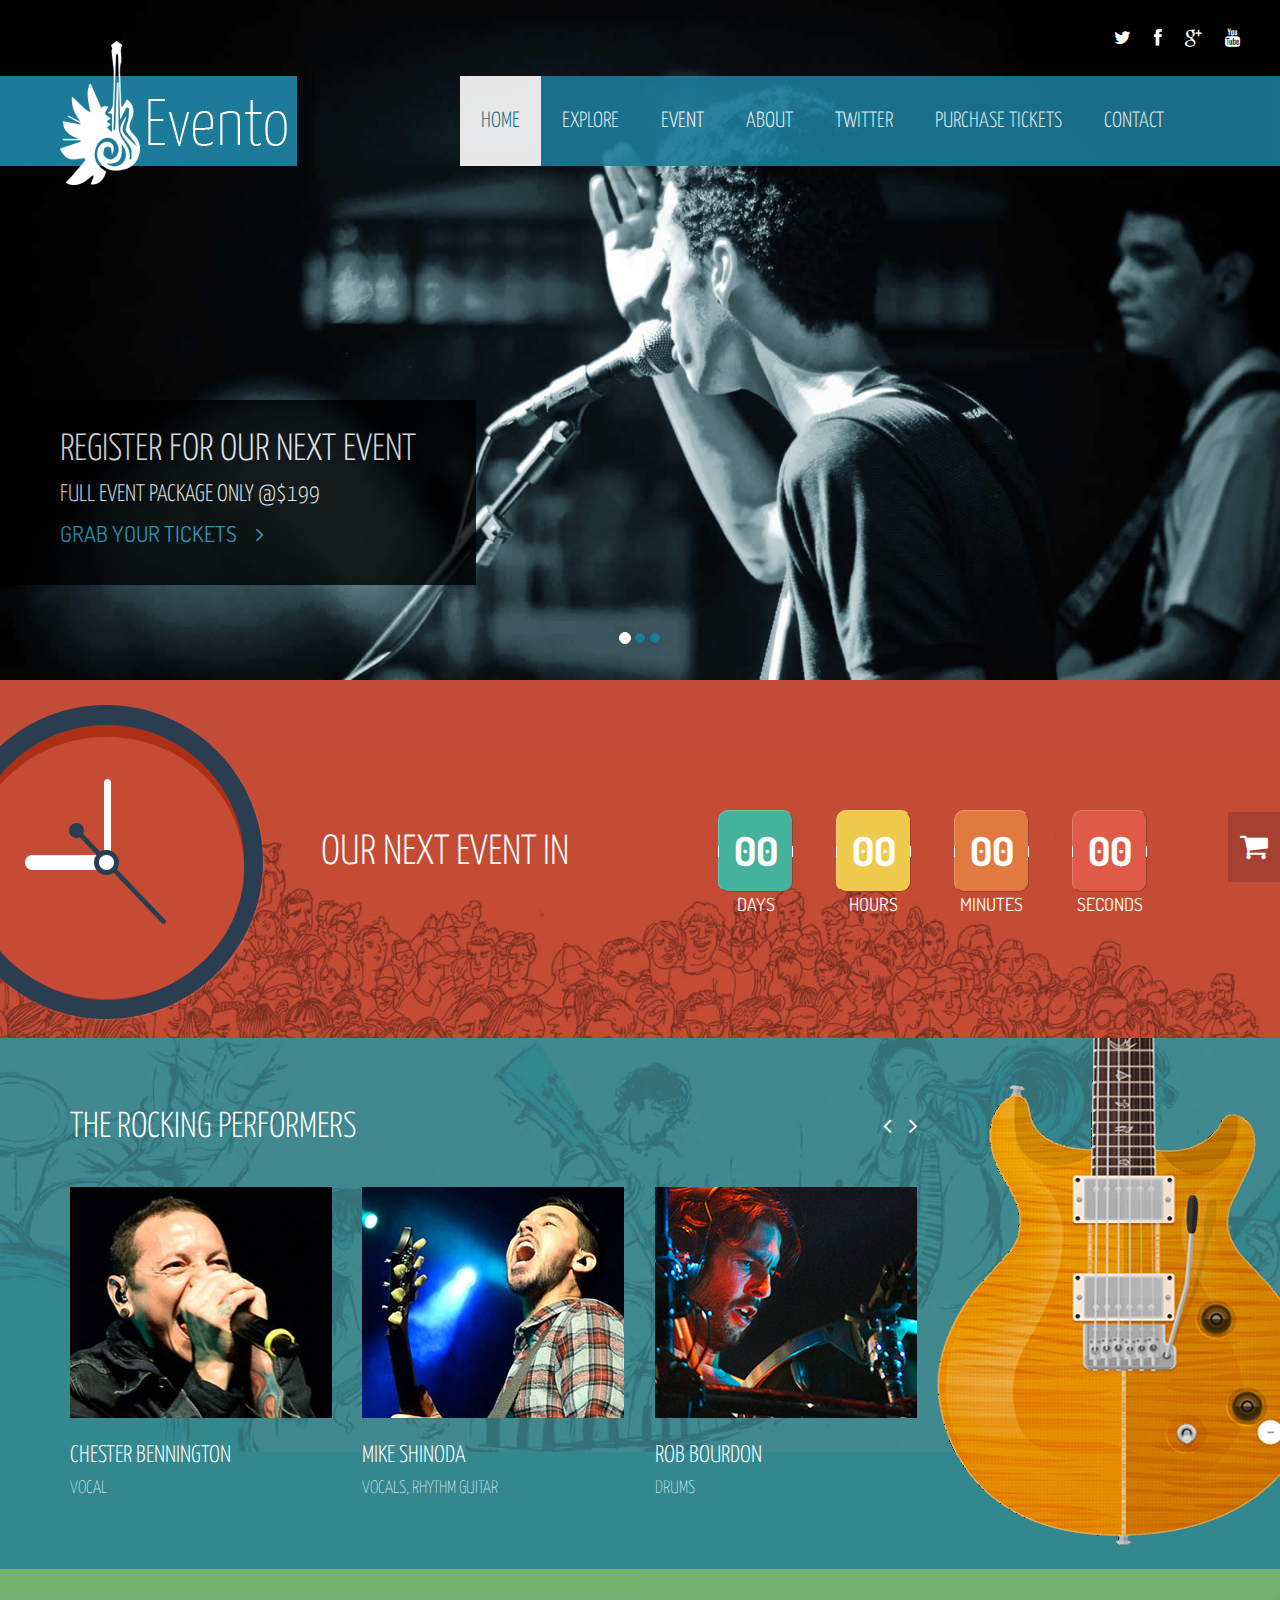
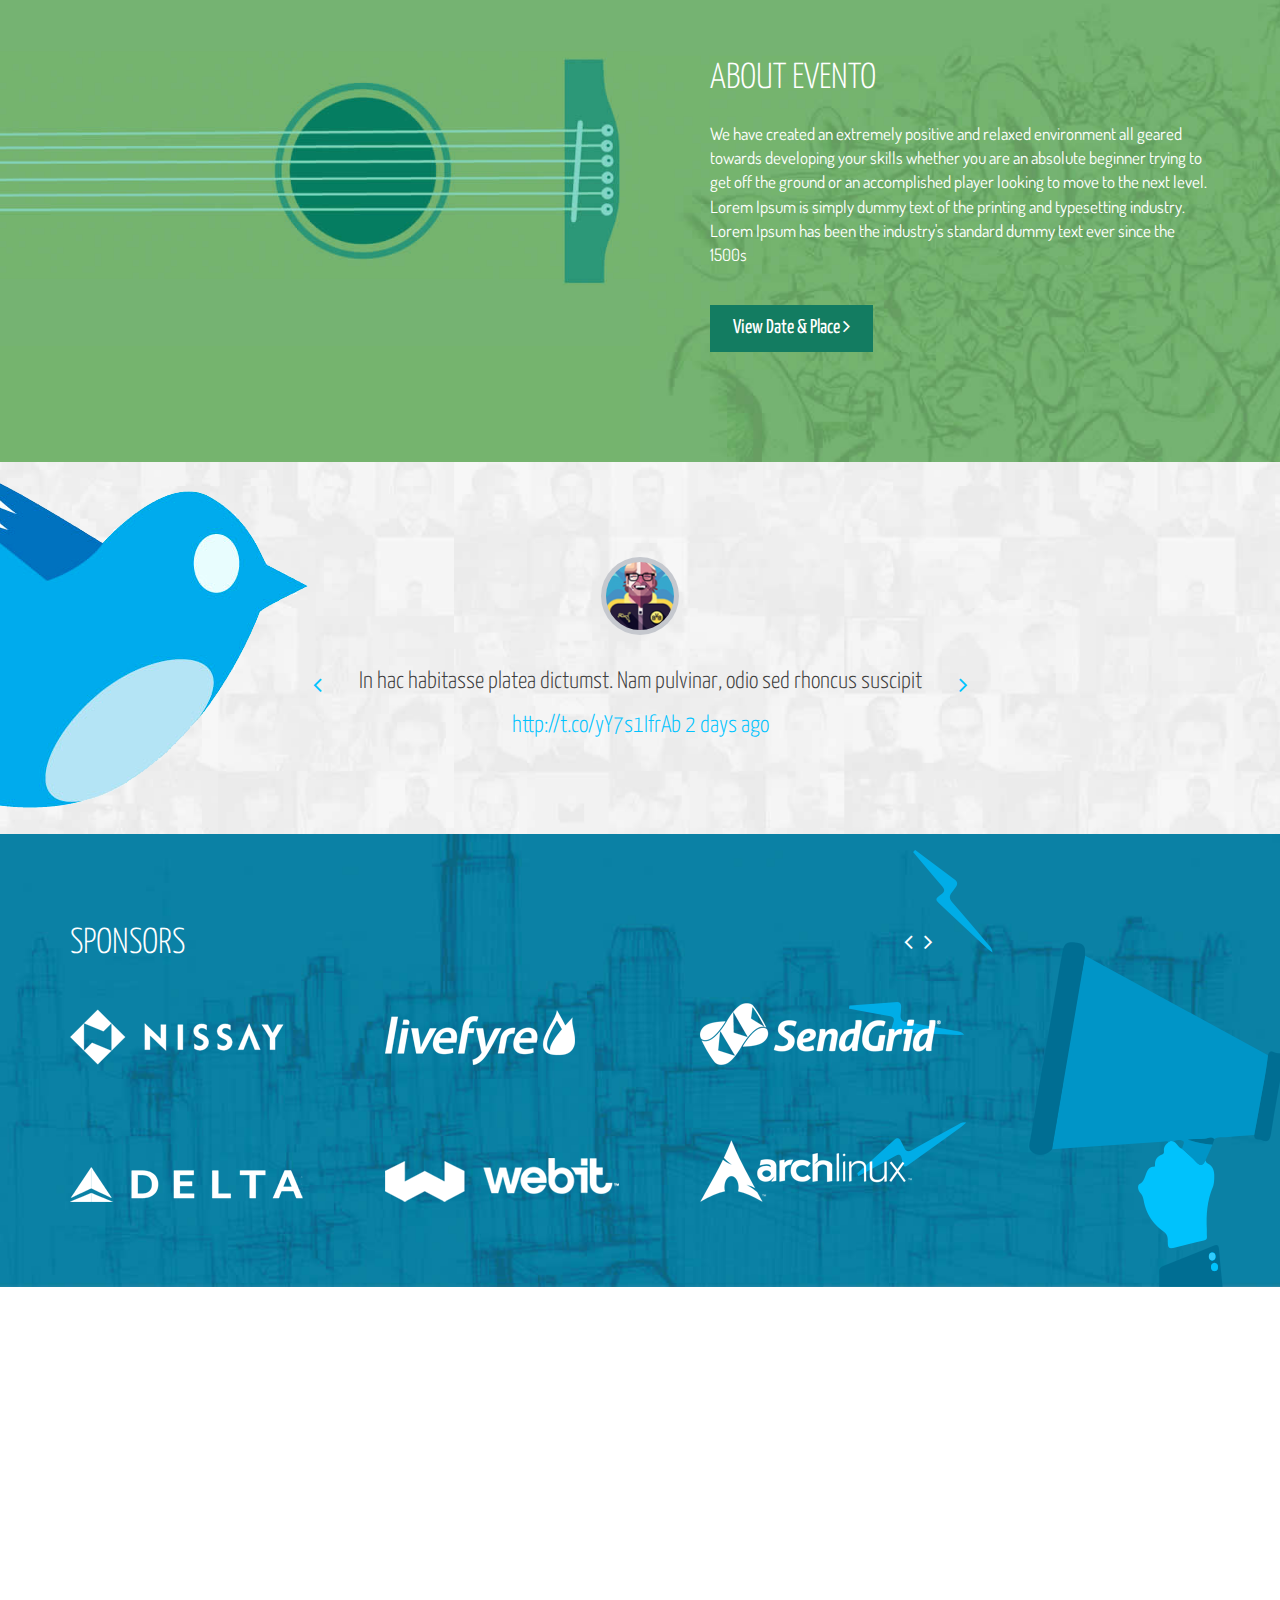
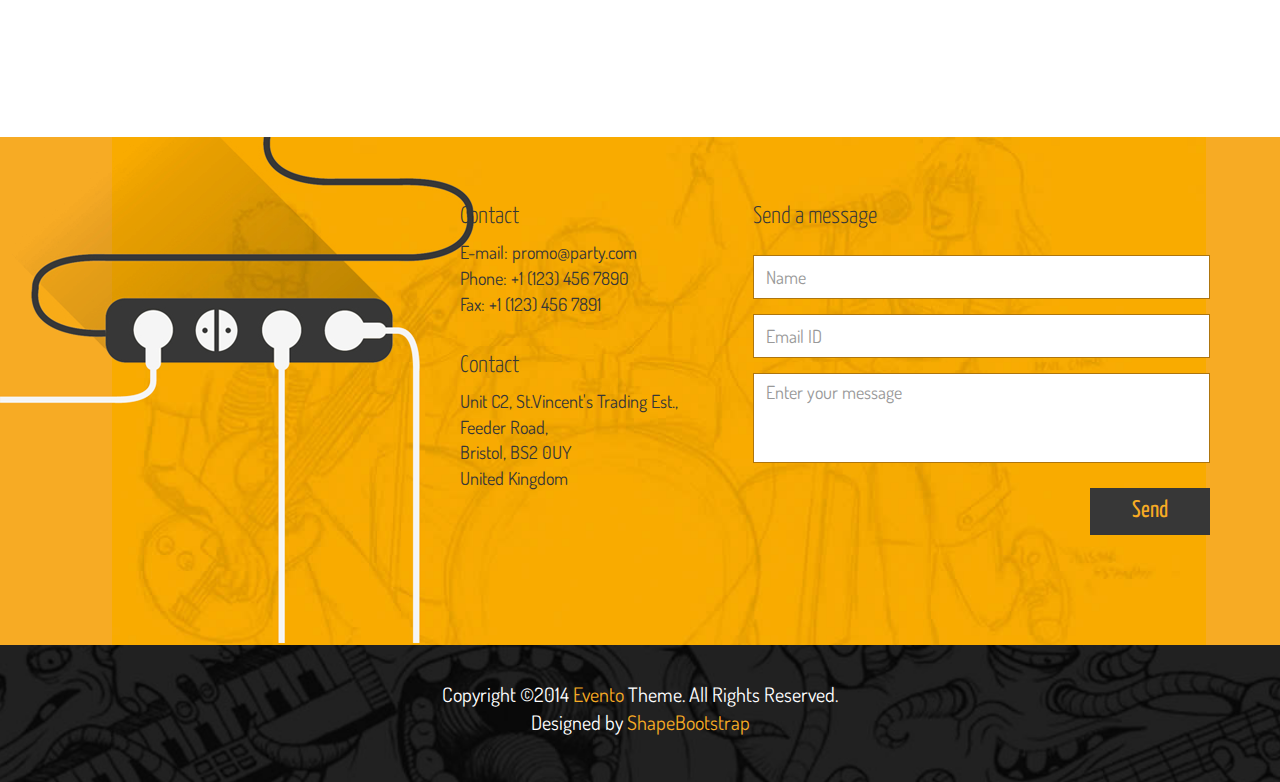
<file: GitGud/src/GitGud/wwwroot/lib/Evento/index.html>
<!DOCTYPE html>
<html lang="en">
<head>
    <meta charset="utf-8">
    <meta name="viewport" content="width=device-width, initial-scale=1.0">
    <meta name="description" content="">
    <meta name="author" content="">
    <title>Evento | Free Onepage Event Template | ShapeBootstrap</title>
    <link href="css/bootstrap.min.css" rel="stylesheet">
    <link href="css/font-awesome.min.css" rel="stylesheet">
	<link href="css/main.css" rel="stylesheet">
	<link href="css/animate.css" rel="stylesheet">	
	<link href="css/responsive.css" rel="stylesheet">

    <!--[if lt IE 9]>
	    <script src="js/html5shiv.js"></script>
	    <script src="js/respond.min.js"></script>
    <![endif]-->       
    <link rel="shortcut icon" href="images/ico/favicon.ico">
    <link rel="apple-touch-icon-precomposed" sizes="144x144" href="images/ico/apple-touch-icon-144-precomposed.png">
    <link rel="apple-touch-icon-precomposed" sizes="114x114" href="images/ico/apple-touch-icon-114-precomposed.png">
    <link rel="apple-touch-icon-precomposed" sizes="72x72" href="images/ico/apple-touch-icon-72-precomposed.png">
    <link rel="apple-touch-icon-precomposed" href="images/ico/apple-touch-icon-57-precomposed.png">
</head><!--/head-->

<body>
	<header id="header" role="banner">		
		<div class="main-nav">
			<div class="container">
				<div class="header-top">
					<div class="pull-right social-icons">
						<a href="#"><i class="fa fa-twitter"></i></a>
						<a href="#"><i class="fa fa-facebook"></i></a>
						<a href="#"><i class="fa fa-google-plus"></i></a>
						<a href="#"><i class="fa fa-youtube"></i></a>
					</div>
				</div>     
		        <div class="row">	        		
		            <div class="navbar-header">
		                <button type="button" class="navbar-toggle" data-toggle="collapse" data-target=".navbar-collapse">
		                    <span class="sr-only">Toggle navigation</span>
		                    <span class="icon-bar"></span>
		                    <span class="icon-bar"></span>
		                    <span class="icon-bar"></span>
		                </button>
		                <a class="navbar-brand" href="index.html">
		                	<img class="img-responsive" src="images/logo.png" alt="logo">
		                </a>                    
		            </div>
		            <div class="collapse navbar-collapse">
		                <ul class="nav navbar-nav navbar-right">                 
		                    <li class="scroll active"><a href="#home">Home</a></li>
		                    <li class="scroll"><a href="#explore">Explore</a></li>                         
		                    <li class="scroll"><a href="#event">Event</a></li>
		                    <li class="scroll"><a href="#about">About</a></li>                     
		                    <li class="no-scroll"><a href="#twitter">Twitter</a></li>
		                    <li><a class="no-scroll" href="#" target="_blank">PURCHASE TICKETS</a></li>
		                    <li class="scroll"><a href="#contact">Contact</a></li>       
		                </ul>
		            </div>
		        </div>
	        </div>
        </div>                    
    </header>
    <!--/#header--> 

    <section id="home">	
		<div id="main-slider" class="carousel slide" data-ride="carousel">
			<ol class="carousel-indicators">
				<li data-target="#main-slider" data-slide-to="0" class="active"></li>
				<li data-target="#main-slider" data-slide-to="1"></li>
				<li data-target="#main-slider" data-slide-to="2"></li>
			</ol>
			<div class="carousel-inner">
				<div class="item active">
					<img class="img-responsive" src="images/slider/bg1.jpg" alt="slider">						
					<div class="carousel-caption">
						<h2>register for our next event </h2>
						<h4>full event package only @$199</h4>
						<a href="#contact">GRAB YOUR TICKETS <i class="fa fa-angle-right"></i></a>
					</div>
				</div>
				<div class="item">
					<img class="img-responsive" src="images/slider/bg2.jpg" alt="slider">	
					<div class="carousel-caption">
						<h2>register for our next event </h2>
						<h4>full event package only @$199</h4>
						<a href="#contact">GRAB YOUR TICKETS <i class="fa fa-angle-right"></i></a>
					</div>
				</div>
				<div class="item">
					<img class="img-responsive" src="images/slider/bg3.jpg" alt="slider">	
					<div class="carousel-caption">
						<h2>register for our next event </h2>
						<h4>full event package only @$199</h4>
						<a href="#contact" >GRAB YOUR TICKETS <i class="fa fa-angle-right"></i></a>
					</div>
				</div>				
			</div>
		</div>    	
    </section>
	<!--/#home-->

	<section id="explore">
		<div class="container">
			<div class="row">
				<div class="watch">
					<img class="img-responsive" src="images/watch.png" alt="">
				</div>				
				<div class="col-md-4 col-md-offset-2 col-sm-5">
					<h2>our next event in</h2>
				</div>				
				<div class="col-sm-7 col-md-6">					
					<ul id="countdown">
						<li>					
							<span class="days time-font">00</span>
							<p>days </p>
						</li>
						<li>
							<span class="hours time-font">00</span>
							<p class="">hours </p>
						</li>
						<li>
							<span class="minutes time-font">00</span>
							<p class="">minutes</p>
						</li>
						<li>
							<span class="seconds time-font">00</span>
							<p class="">seconds</p>
						</li>				
					</ul>
				</div>
			</div>
			<div class="cart">
				<a href="#"><i class="fa fa-shopping-cart"></i> <span>Purchase Tickets</span></a>
			</div>
		</div>
	</section><!--/#explore-->

	<section id="event">
		<div class="container">
			<div class="row">
				<div class="col-sm-12 col-md-9">
					<div id="event-carousel" class="carousel slide" data-interval="false">
						<h2 class="heading">THE ROCKING Performers</h2>
						<a class="even-control-left" href="#event-carousel" data-slide="prev"><i class="fa fa-angle-left"></i></a>
						<a class="even-control-right" href="#event-carousel" data-slide="next"><i class="fa fa-angle-right"></i></a>
						<div class="carousel-inner">
							<div class="item active">
								<div class="row">
									<div class="col-sm-4">
										<div class="single-event">
											<img class="img-responsive" src="images/event/event1.jpg" alt="event-image">
											<h4>Chester Bennington</h4>
											<h5>Vocal</h5>
										</div>
									</div>
									<div class="col-sm-4">
										<div class="single-event">
											<img class="img-responsive" src="images/event/event2.jpg" alt="event-image">
											<h4>Mike Shinoda</h4>
											<h5>vocals, rhythm guitar</h5>
										</div>
									</div>
									<div class="col-sm-4">
										<div class="single-event">
											<img class="img-responsive" src="images/event/event3.jpg" alt="event-image">
											<h4>Rob Bourdon</h4>
											<h5>drums</h5>
										</div>
									</div>
								</div>
							</div>
							<div class="item">
								<div class="row">
									<div class="col-sm-4">
										<div class="single-event">
											<img class="img-responsive" src="images/event/event1.jpg" alt="event-image">
											<h4>Chester Bennington</h4>
											<h5>Vocal</h5>
										</div>
									</div>
									<div class="col-sm-4">
										<div class="single-event">
											<img class="img-responsive" src="images/event/event2.jpg" alt="event-image">
											<h4>Mike Shinoda</h4>
											<h5>vocals, rhythm guitar</h5>
										</div>
									</div>
									<div class="col-sm-4">
										<div class="single-event">
											<img class="img-responsive" src="images/event/event3.jpg" alt="event-image">
											<h4>Rob Bourdon</h4>
											<h5>drums</h5>
										</div>
									</div>
								</div>
							</div>
						</div>
					</div>
				</div>
				<div class="guitar">
					<img class="img-responsive" src="images/guitar.png" alt="guitar">
				</div>
			</div>			
		</div>
	</section><!--/#event-->

	<section id="about">
		<div class="guitar2">				
			<img class="img-responsive" src="images/guitar2.jpg" alt="guitar">
		</div>
		<div class="about-content">					
					<h2>About Evento</h2>
					<p>We have created an extremely positive and relaxed environment all geared towards developing your skills whether you are an absolute beginner trying to get off the ground or an accomplished player looking to move to the next level. Lorem Ipsum is simply dummy text of the printing and typesetting industry. Lorem Ipsum has been the industry's standard dummy text ever since the 1500s</p>
					<a href="#" class="btn btn-primary">View Date & Place <i class="fa fa-angle-right"></i></a>
				
		</div>
	</section><!--/#about-->
	
	<section id="twitter">
		<div id="twitter-feed" class="carousel slide" data-interval="false">
			<div class="twit">
				<img class="img-responsive" src="images/twit.png" alt="twit">
			</div>
			<div class="row">
				<div class="col-sm-6 col-sm-offset-3">
					<div class="text-center carousel-inner center-block">
						<div class="item active">
							<img src="images/twitter/twitter1.png" alt="">
							<p>In hac habitasse platea dictumst. Nam pulvinar, odio sed rhoncus suscipit </p>
							<a href="#">http://t.co/yY7s1IfrAb 2 days ago</a>
						</div>
						<div class="item">
							<img src="images/twitter/twitter2.png" alt="">
							<p>In hac habitasse platea dictumst. Nam pulvinar, odio sed rhoncus suscipit </p>
							<a href="#">http://t.co/yY7s1IfrAb 2 days ago</a>
						</div>
						<div class="item">
							<img src="images/twitter/twitter3.png" alt="">
							<p>In hac habitasse platea dictumst. Nam pulvinar, odio sed rhoncus suscipit </p>
							<a href="#">http://t.co/yY7s1IfrAb 2 days ago</a>
						</div>
					</div>
					<a class="twitter-control-left" href="#twitter-feed" data-slide="prev"><i class="fa fa-angle-left"></i></a>
					<a class="twitter-control-right" href="#twitter-feed" data-slide="next"><i class="fa fa-angle-right"></i></a>
				</div>
			</div>
		</div>		
	</section><!--/#twitter-feed-->
	
	<section id="sponsor">
		<div id="sponsor-carousel" class="carousel slide" data-interval="false">
			<div class="container">
				<div class="row">
					<div class="col-sm-10">
						<h2>Sponsors</h2>			
						<a class="sponsor-control-left" href="#sponsor-carousel" data-slide="prev"><i class="fa fa-angle-left"></i></a>
						<a class="sponsor-control-right" href="#sponsor-carousel" data-slide="next"><i class="fa fa-angle-right"></i></a>
						<div class="carousel-inner">
							<div class="item active">
								<ul>
									<li><a href="#"><img class="img-responsive" src="images/sponsor/sponsor1.png" alt=""></a></li>
									<li><a href="#"><img class="img-responsive" src="images/sponsor/sponsor2.png" alt=""></a></li>
									<li><a href="#"><img class="img-responsive" src="images/sponsor/sponsor3.png" alt=""></a></li>
									<li><a href="#"><img class="img-responsive" src="images/sponsor/sponsor4.png" alt=""></a></li>
									<li><a href="#"><img class="img-responsive" src="images/sponsor/sponsor5.png" alt=""></a></li>
									<li><a href="#"><img class="img-responsive" src="images/sponsor/sponsor6.png" alt=""></a></li>
								</ul>
							</div>
							<div class="item">
								<ul>
									<li><a href="#"><img class="img-responsive" src="images/sponsor/sponsor6.png" alt=""></a></li>
									<li><a href="#"><img class="img-responsive" src="images/sponsor/sponsor5.png" alt=""></a></li>
									<li><a href="#"><img class="img-responsive" src="images/sponsor/sponsor4.png" alt=""></a></li>
									<li><a href="#"><img class="img-responsive" src="images/sponsor/sponsor3.png" alt=""></a></li>
									<li><a href="#"><img class="img-responsive" src="images/sponsor/sponsor2.png" alt=""></a></li>
									<li><a href="#"><img class="img-responsive" src="images/sponsor/sponsor1.png" alt=""></a></li>
								</ul>
							</div>
						</div>
					</div>
				</div>				
			</div>
			<div class="light">
				<img class="img-responsive" src="images/light.png" alt="">
			</div>
		</div>
	</section><!--/#sponsor-->

	<section id="contact">
		<div id="map">
			<div id="gmap-wrap">
	 			<div id="gmap"> 				
	 			</div>	 			
	    	</div>
		</div><!--/#map-->
		<div class="contact-section">
			<div class="ear-piece">
				<img class="img-responsive" src="images/ear-piece.png" alt="">
			</div>
			<div class="container">
				<div class="row">
					<div class="col-sm-3 col-sm-offset-4">
						<div class="contact-text">
							<h3>Contact</h3>
							<address>
								E-mail: promo@party.com<br>
								Phone: +1 (123) 456 7890<br>
								Fax: +1 (123) 456 7891
							</address>
						</div>
						<div class="contact-address">
							<h3>Contact</h3>
							<address>
								Unit C2, St.Vincent's Trading Est.,<br>
								Feeder Road,<br>
								Bristol, BS2 0UY<br>
								United Kingdom
							</address>
						</div>
					</div>
					<div class="col-sm-5">
						<div id="contact-section">
							<h3>Send a message</h3>
					    	<div class="status alert alert-success" style="display: none"></div>
					    	<form id="main-contact-form" class="contact-form" name="contact-form" method="post" action="sendemail.php">
					            <div class="form-group">
					                <input type="text" name="name" class="form-control" required="required" placeholder="Name">
					            </div>
					            <div class="form-group">
					                <input type="email" name="email" class="form-control" required="required" placeholder="Email ID">
					            </div>
					            <div class="form-group">
					                <textarea name="message" id="message" required="required" class="form-control" rows="4" placeholder="Enter your message"></textarea>
					            </div>                        
					            <div class="form-group">
					                <button type="submit" class="btn btn-primary pull-right">Send</button>
					            </div>
					        </form>	       
					    </div>
					</div>
				</div>
			</div>
		</div>		
	</section>
    <!--/#contact-->

    <footer id="footer">
        <div class="container">
            <div class="text-center">
                <p> Copyright  &copy;2014<a target="_blank" href="http://shapebootstrap.net/"> Evento </a>Theme. All Rights Reserved. <br> Designed by <a target="_blank" href="http://shapebootstrap.net/">ShapeBootstrap</a></p>                
            </div>
        </div>
    </footer>
    <!--/#footer-->
  
    <script type="text/javascript" src="js/jquery.js"></script>
    <script type="text/javascript" src="js/bootstrap.min.js"></script>
	<script type="text/javascript" src="http://maps.google.com/maps/api/js?sensor=true"></script>
  	<script type="text/javascript" src="js/gmaps.js"></script>
	<script type="text/javascript" src="js/smoothscroll.js"></script>
    <script type="text/javascript" src="js/jquery.parallax.js"></script>
    <script type="text/javascript" src="js/coundown-timer.js"></script>
    <script type="text/javascript" src="js/jquery.scrollTo.js"></script>
    <script type="text/javascript" src="js/jquery.nav.js"></script>
    <script type="text/javascript" src="js/main.js"></script>  
</body>
</html>
</file>
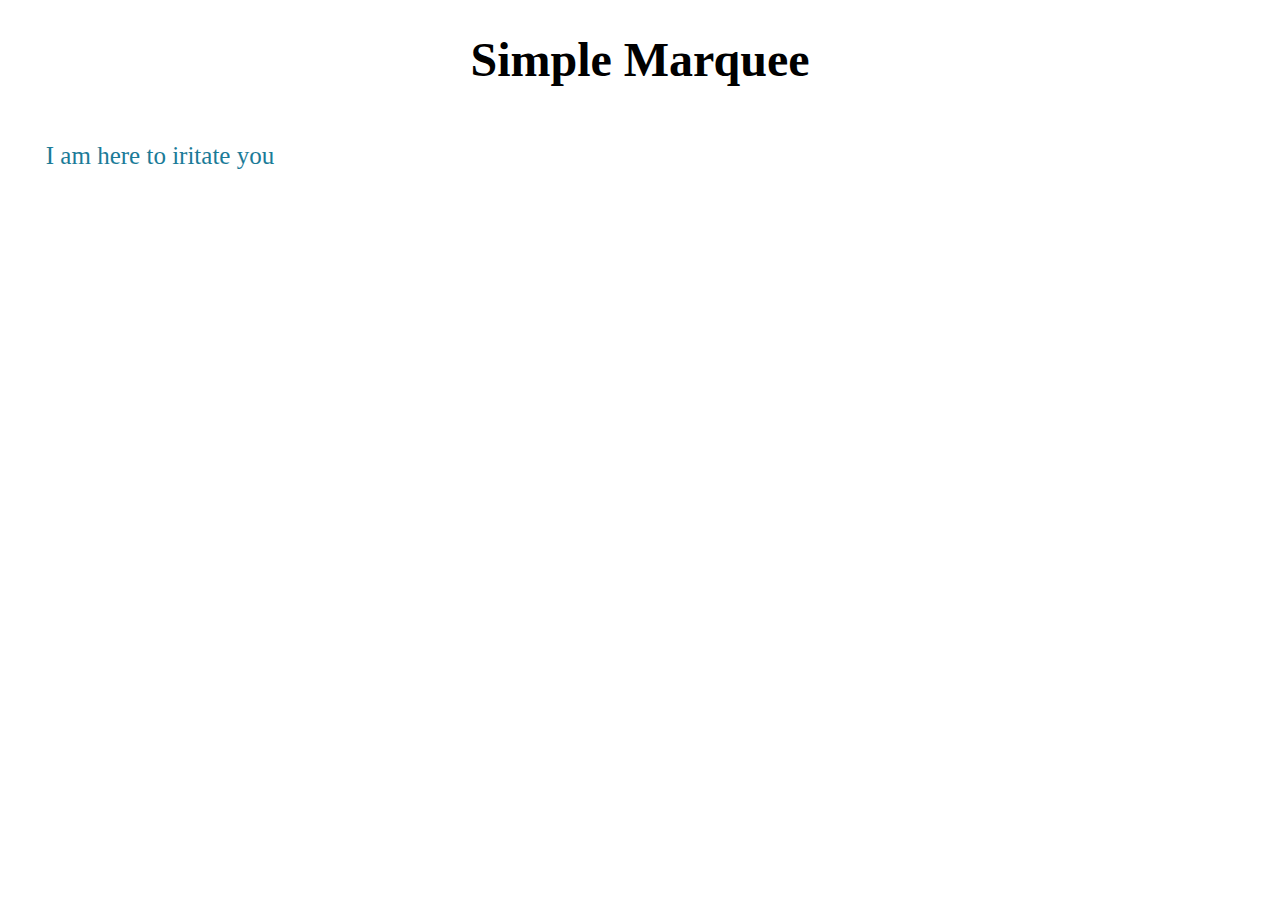
<file: GitGud/src/GitGud/wwwroot/example.htm>
<!DOCTYPE html>
<html>
	<head>
		<title>Simple Marquee Example</title>
		<link rel="stylesheet" href="css/marquee.css" />
		<link rel="stylesheet" href="css/example.css" />
	</head>
	<body>
		<h1>Simple Marquee</h1>
		<div class="content">
			<div class="simple-marquee-container">
				<div class="marquee-sibling">
					I am here to iritate you
				</div>
				<div class="marquee">
					<ul class="marquee-content-items">
						<li>Item 1</li>
						<li>Item 2</li>
						<li>Item 3</li>
						<li>Item 4</li>
						<li>Item 5</li>
					</ul>
				</div>
			</div>
		</div>
		
		
		<script src="http://ajax.googleapis.com/ajax/libs/jquery/2.1.3/jquery.min.js"></script>
		<script type="text/javascript" src="js/marquee.js"></script>


		<script>
			$(function (){

				$('.simple-marquee-container').SimpleMarquee();
				
			});

		</script>
	</body>
</html>
</file>
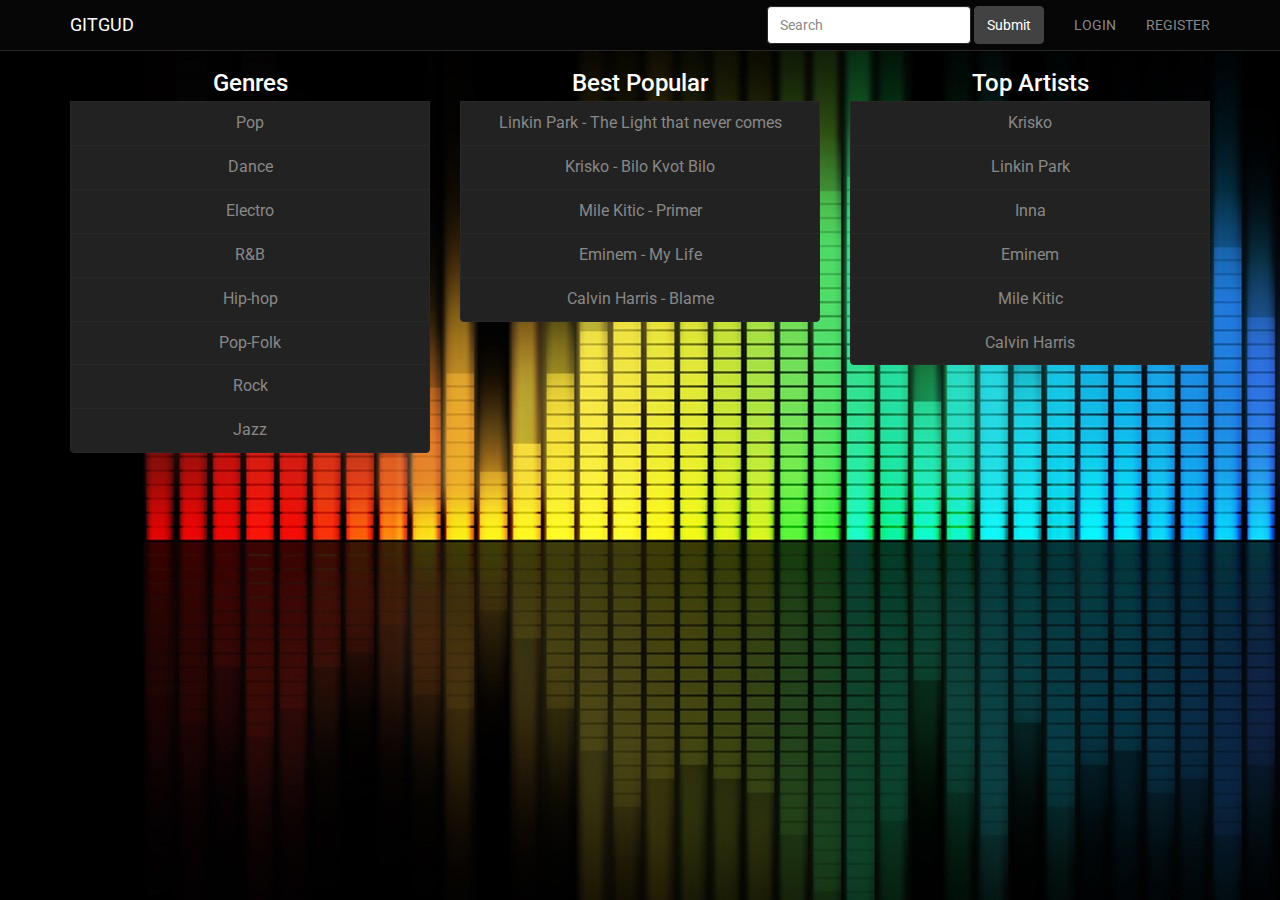
<file: GitGud/src/GitGud/wwwroot/lukoindex.html>
<!DOCTYPE html>
<html>
<head>

    <title>Lukoindex</title>
    <meta charset="utf-8" />
    <link rel="stylesheet" href="lib/bootstrap/dist/css/bootstrap.css" />
    <link rel="stylesheet" href="lib/bootswatch/cyborg/bootstrap.css" />
    <link rel="stylesheet" href="css/background.css" />
    <script type="text/javascript" src="lib/jquery/dist/jquery.min.js"></script>
    <script type="text/javascript" src="lib/bootstrap/dist/js/bootstrap.min.js"></script>

</head>
<body  style="padding-top: 70px" background="images/equalizer.jpg">
<header>
    <div class="navbar navbar-default navbar-fixed-top text-uppercase">
        <div class="container">
            <div class="navbar-header">
                <a href="Lukoindex.html" class="navbar-brand">GitGud</a>
                <button type="button" class="navbar-toggle" data-toggle="collapse" data-target=".navbar-collapse">
                    <span class="icon-bar"></span>
                    <span class="icon-bar"></span>
                    <span class="icon-bar"></span>
                </button>
            </div>
            <div class="navbar-collapse collapse">
                <ul class="nav navbar-nav navbar-right">
                    <li><a href="#">Login</a></li>
                    <li><a href="#">Register</a></li>
                </ul>
                <form class="navbar-form navbar-right" role="search">
                    <div class="form-group">
                        <input type="text" class="form-control" placeholder="Search">
                    </div>
                    <button type="submit" class="btn btn-default">Submit</button>
                </form>
            </div>
        </div>
    </div>
</header>
<main>
    <div class="container">
        <div class="row">
            <div class="col-md-4">
                <div class="list-group text-center" style="font-size: medium">
                    <h4 class="list-group-item-heading text-center">Genres</h4>
                    <a href="#" class="list-group-item">Pop</a>
                    <a href="#" class="list-group-item">Dance</a>
                    <a href="#" class="list-group-item">Electro</a>
                    <a href="#" class="list-group-item">R&B</a>
                    <a href="#" class="list-group-item">Hip-hop</a>
                    <a href="#" class="list-group-item">Pop-Folk</a>
                    <a href="#" class="list-group-item">Rock</a>
                    <a href="#" class="list-group-item">Jazz</a>
                </div>
            </div>
            <div class="col-md-4">
                <div class="list-group text-center" style="font-size: medium">
                    <h4 class="list-group-item-heading text-center">Best Popular</h4>
                    <a href="#" class="list-group-item">Linkin Park - The Light that never comes</a>
                    <a href="#" class="list-group-item">Krisko - Bilo Kvot Bilo</a>
                    <a href="#" class="list-group-item">Mile Kitic - Primer</a>
                    <a href="#" class="list-group-item">Eminem - My Life</a>
                    <a href="#" class="list-group-item">Calvin Harris - Blame</a>

                </div>

            </div>
            <div class="col-md-4">
                <div class="list-group text-center" style="font-size: medium">
                    <h4 class="list-group-item-heading text-center">Top Artists</h4>
                    <a href="#" class="list-group-item">Krisko</a>
                    <a href="#" class="list-group-item">Linkin Park</a>
                    <a href="#" class="list-group-item">Inna</a>
                    <a href="#" class="list-group-item">Eminem</a>
                    <a href="#" class="list-group-item">Mile Kitic</a>
                    <a href="#" class="list-group-item">Calvin Harris</a>
                </div>
            </div>
        </div>
    </div>
</main>
</body>
</html>
</file>
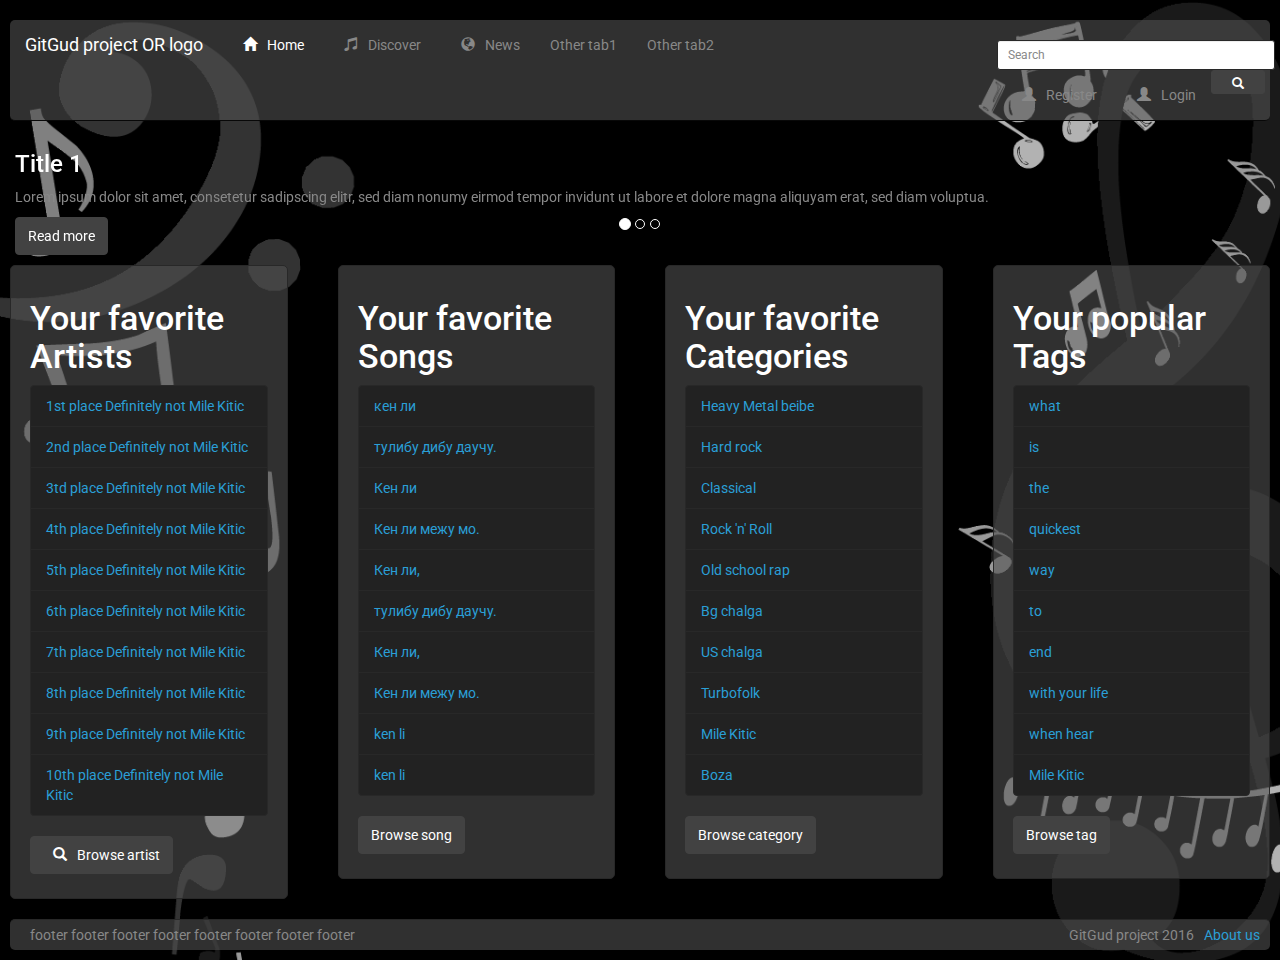
<file: GitGud/src/GitGud/wwwroot/maria-site-index.html>
<!DOCTYPE html>
<html>
<head>
    <title>Breh</title>
    <meta charset="utf-8" />
    <link rel="stylesheet" href="lib/bootstrap/dist/css/bootstrap.css" />
    <link rel="stylesheet" href="lib/bootswatch/cyborg/bootstrap.css" />
	<link rel="stylesheet" href="css/mariastyle.css" />
</head>
<body>
    <nav class="navbar navbar-inverse navbar-static-top">
		<div class="navbar-header">
			<button type="button" class="navbar-toggle" data-toggle="collapse" data-target=".navbar-collapse">
				<span class="sr-only">Toggle navigation</span>
				<span class="icon-bar"></span>
				<span class="icon-bar"></span>
				<span class="icon-bar"></span>
			</button>
			<a class="navbar-brand" href="maria-site-index.html">GitGud project OR logo</a>
		</div>
		<div class="collapse navbar-collapse">
			<ul class="nav navbar-nav">
				<li class="active"><a href="maria-site-index.html"><span class="glyphicon glyphicon-home"></span>Home</a></li>
				<li><a href="#"><span class="glyphicon glyphicon-music"></span>Discover</a></li>
				<li><a href="#"><span class="glyphicon glyphicon-globe"></span>News</a></li>
				<li><a href="#">Other tab1</a></li>
				<li><a href="#">Other tab2</a></li>
			</ul>
			
			<ul class="nav navbar-nav navbar-right">
				<span class="search toggle-right">
					<input type="text" class="form-control input-sm" maxlength="64" placeholder="Search" />
					<button type="submit" class="btn btn-default btn-sm btn-cu"><span class="glyphicon glyphicon-search pull-right"></span> </button>
				</span>
				<li><a href="#"><span class="glyphicon glyphicon-user"></span>Register</a></li>
				<li><a href="#"><span class="glyphicon glyphicon-user"></span>Login</a></li>
				
				
			</ul>
			
			

		</div>	 
	</nav>
	<main>
		<div class="cust container-fluid" data-toggle="collapse">
			<div class="row">
				<div class="col-md-12">
					<!-- Carousel
					================================================== -->
					<div id="myCarousel" class="carousel slide">        
						<div class="carousel-inner">           
							<div class="item active"> 
								<div class="caption">
								  <h4>Title 1</h4>
									<p>Lorem ipsum dolor sit amet, consetetur sadipscing elitr, sed diam nonumy eirmod tempor invidunt ut labore et dolore magna aliquyam erat, sed diam voluptua. </p>
									<p><a href="#" class="btn btn-default" role="button">Read more</a></p>
								</div>
							</div>
							<div class="item">
								<div class="caption">
								  <h4>Title 2</h4>
									<p>Lorem ipsum dolor sit amet, consetetur sadipscing elitr, sed diam nonumy eirmod tempor invidunt ut labore et dolore magna aliquyam erat, sed diam voluptua. </p>
									<p><a href="#" class="btn btn-default" role="button">Read more</a></p>
								</div>                                                           
							 </div>  
							<div class="item">
								<div class="caption">
								  <h4>Title 3</h4>
									<p>Lorem ipsum dolor sit amet, consetetur sadipscing elitr, sed diam nonumy eirmod tempor invidunt ut labore et dolore magna aliquyam erat, sed diam voluptua. </p>
									<p><a href="#" class="btn btn-default" role="button">Read more</a></p>
								</div>                        
							</div>                                                                                   
						</div>
						 <!-- Indicators -->
						  <ol class="carousel-indicators">
							<li data-target="#myCarousel" data-slide-to="0" class="active"></li>
							<li data-target="#myCarousel" data-slide-to="1"></li>
							<li data-target="#myCarousel" data-slide-to="2"></li>
						  </ol>                                                                 
					</div><!-- End Carousel -->  
				</div>
			</div>
		</div>
		<div class="row">
		  <div class="col-sm-6 col-md-3">
			<div class="thumbnail">
			  <div class="caption">
				<h3>Your favorite Artists</h3>
				<ul class="list-group">
					<li class="list-group-item"><a href="#">1st place Definitely not Mile Kitic</a></li>
					<li class="list-group-item"><a href="#">2nd place Definitely not Mile Kitic</a></li>
					<li class="list-group-item"><a href="#">3td place Definitely not Mile Kitic</a></li>
					<li class="list-group-item"><a href="#">4th place Definitely not Mile Kitic</a></li>
					<li class="list-group-item"><a href="#">5th place Definitely not Mile Kitic</a></li>
					<li class="list-group-item"><a href="#">6th place Definitely not Mile Kitic</a></li>
					<li class="list-group-item"><a href="#">7th place Definitely not Mile Kitic</a></li>
					<li class="list-group-item"><a href="#">8th place Definitely not Mile Kitic</a></li>
					<li class="list-group-item"><a href="#">9th place Definitely not Mile Kitic</a></li>
					<li class="list-group-item"><a href="#">10th place Definitely not Mile Kitic</a></li>
				</ul>
				<p><a href="#" class="btn btn-default" role="button"><span class="glyphicon glyphicon-search"></span>Browse artist</a></p>
			  </div>
			</div>
		  </div>
		  <div class="col-sm-6 col-md-3">
			<div class="thumbnail">
			  <div class="caption">
				<h3>Your favorite Songs</h3>
				<ul class="list-group">
					<li class="list-group-item"><a href="#">кен ли</a></li>
					<li class="list-group-item"><a href="#">тулибу дибу даучу.</a></li>
					<li class="list-group-item"><a href="#">Кен ли</a></li>
					<li class="list-group-item"><a href="#">Кен ли межу мо.</a></li>
					<li class="list-group-item"><a href="#">Кен ли,</a></li>
					<li class="list-group-item"><a href="#">тулибу дибу даучу.</a></li>
					<li class="list-group-item"><a href="#">Кен ли,</a></li>
					<li class="list-group-item"><a href="#">Кен ли межу мо.</a></li>
					<li class="list-group-item"><a href="#">ken li</a></li>
					<li class="list-group-item"><a href="#">ken li</a></li>
				</ul>
				<p><a href="#" class="btn btn-default" role="button">Browse song</a></p>
			  </div>
			</div>
		  </div>
		  <div class="col-sm-6 col-md-3">
			<div class="thumbnail">
			  <div class="caption">
				<h3>Your favorite Categories</h3>
				<ul class="list-group">
					<li class="list-group-item"><a href="#">Heavy Metal beibe</a></li>
					<li class="list-group-item"><a href="#">Hard rock</a></li>
					<li class="list-group-item"><a href="#">Classical</a></li>
					<li class="list-group-item"><a href="#">Rock 'n' Roll</a></li>
					<li class="list-group-item"><a href="#">Old school rap</a></li>
					<li class="list-group-item"><a href="#">Bg chalga</a></li>
					<li class="list-group-item"><a href="#">US chalga</a></li>
					<li class="list-group-item"><a href="#">Turbofolk</a></li>
					<li class="list-group-item"><a href="#">Mile Kitic</a></li>
					<li class="list-group-item"><a href="#">Boza</a></li>
				</ul>
				<p><a href="#" class="btn btn-default" role="button">Browse category</a></p>
			  </div>
			</div>
		  </div>
		  <div class="col-sm-6 col-md-3">
			<div class="thumbnail">
			  <div class="caption">
				<h3>Your popular Tags</h3>
				<ul class="list-group">
					<li class="list-group-item"><a href="#">what</a></li>
					<li class="list-group-item"><a href="#">is</a></li>
					<li class="list-group-item"><a href="#">the</a></li>
					<li class="list-group-item"><a href="#">quickest</a></li>
					<li class="list-group-item"><a href="#">way</a></li>
					<li class="list-group-item"><a href="#">to</a></li>
					<li class="list-group-item"><a href="#">end</a></li>
					<li class="list-group-item"><a href="#">with your life</a></li>
					<li class="list-group-item"><a href="#">when hear</a></li>
					<li class="list-group-item"><a href="#">Mile Kitic</a></li>
				</ul>
				<p><a href="#" class="btn btn-default" role="button">Browse tag</a></p>
			  </div>
			</div>
		  </div>
		</div>
	</main>
	<!--<aside>
		<div class="container col-md-3 pull-right">
			<div class="panel panel-default">
			  <div class="panel-heading">Your favorites</div>
			  <div class="panel-body">
			  <ul class="list-group">
				<li class="list-group-item"><a href="#">1st place Definitely not Mile Kitic</a></li>
				<li class="list-group-item"><a href="#">2nd place Definitely not Mile Kitic</a></li>
				<li class="list-group-item"><a href="#">3td place Definitely not Mile Kitic</a></li>
				<li class="list-group-item"><a href="#">4th place Definitely not Mile Kitic</a></li>
				<li class="list-group-item"><a href="#">5th place Definitely not Mile Kitic</a></li>
			  </ul>
			</div>
		</div>
	</aside>-->
	<footer>
		<div class="container modal-footer col-md-12">
			<span class="left">footer footer footer footer footer footer footer footer</span>
			<a href="#" class="pull-right">About us</a>
			<span>GitGud project 2016</span>
		</div>
	</footer>
	<script src="http://codeorigin.jquery.com/jquery-1.10.2.min.js"></script>
	<script src="//netdna.bootstrapcdn.com/bootstrap/3.0.3/js/bootstrap.min.js"></script>
	<script>
		$('#myCarousel').carousel({
			interval:   4000
		});
	</script>
	<script type="text/javascript" src="lib/bootstrap/dist/js/bootstrap.js"></script>
</body>
</html>
</file>
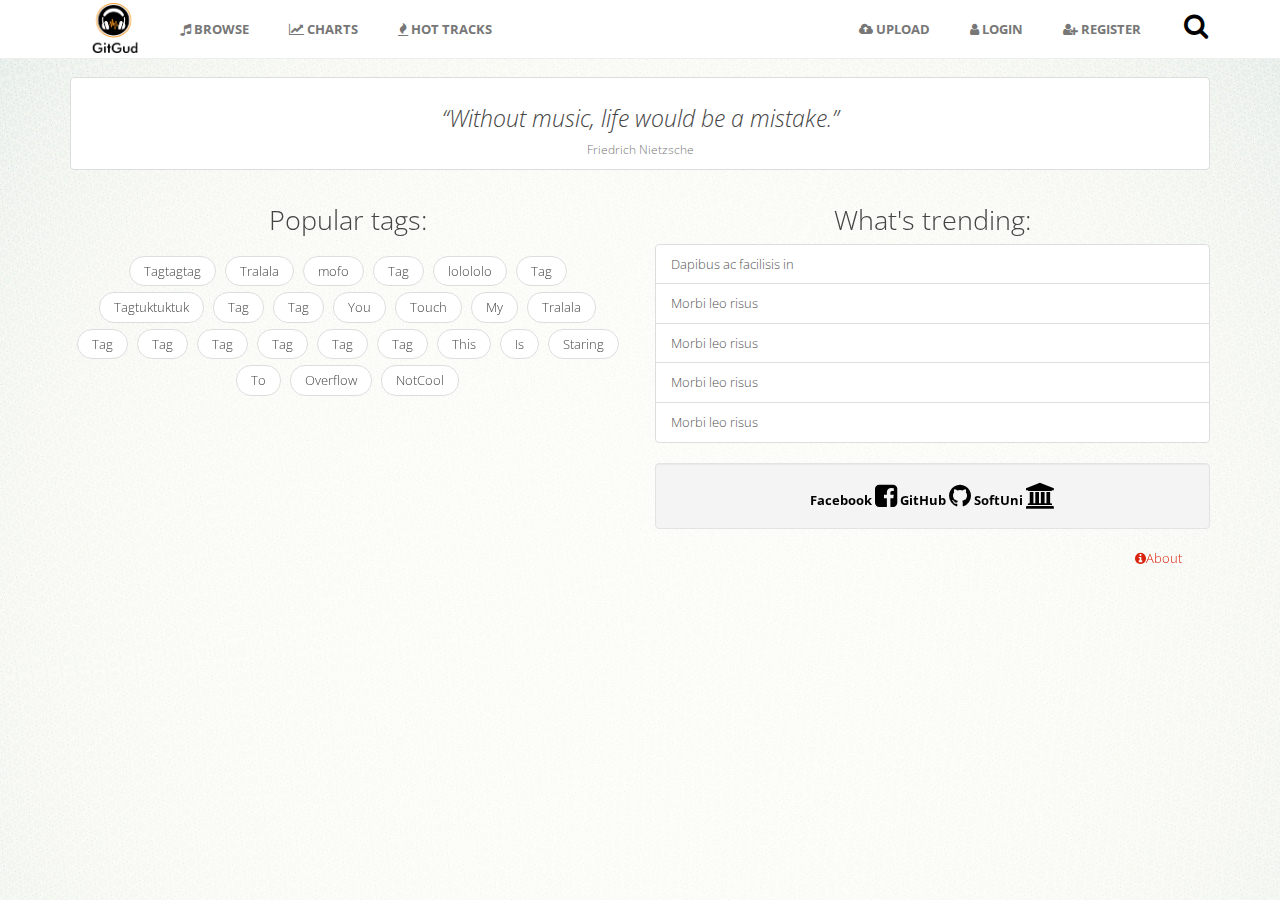
<file: GitGud/src/GitGud/wwwroot/stoyanindex2.html>
﻿<!DOCTYPE html>
<html>
<head>
    <title>Stoyanindex2</title>
    <meta charset="utf-8" />
    <link rel="stylesheet" href="lib/bootstrap/dist/css/bootstrap.css" />
    <link rel="stylesheet" href="lib/bootswatch/simplex/bootstrap.min.css" />
    <link rel="stylesheet" href="css/stoyanstyle.css" />
    <link rel="stylesheet" href="lib/Font-Awesome/css/font-awesome.min.css" />
</head>
<body>
    <img src="images/light_edited3.jpg" class="bg" />
    <header>
        <div class="navbar navbar-default navbar-static-top text-uppercase">
            <div class="container">
                <div class="navbar-header">
                    <a href="stoyanindex2.html" class="navbar-left"><img src="images/GitGudLogo4.png" class="logo" /></a>
                    <button type="button" class="navbar-toggle" style="margin-top:10px" data-toggle="collapse" data-target=".navbar-collapse">
                        <span><i class="fa fa-navicon"></i></span>
                    </button>
                </div>
                <div class="collapse navbar-collapse" id="bs-example-navbar-collapse-1">
                    <ul class="nav navbar-nav navbar-left">
                        <li><a href="#" style="padding:20px"><i class="fa fa-music"></i><strong> Browse</strong></a></li>
                        <li><a href="#" style="padding:20px"><i class="fa fa-line-chart"></i><strong> Charts</strong></a></li>
                        <li><a href="#" style="padding:20px"><i class="fa fa-fire"></i><strong> Hot tracks</strong></a></li>
                    </ul>
                    <ul class="nav navbar-nav navbar-right">
                        <li><a href="#" style="padding:20px"><i class="fa fa-cloud-upload"></i><strong> Upload</strong></a></li>
                        <li><a href="#" style="padding:20px"><i class="fa fa-user"></i><strong> Login</strong></a></li>
                        <li><a href="#" style="padding:20px"><i class="fa fa-user-plus"></i><strong> Register</strong></a></li>
                        <li>
                            <div class="btn-group">
                                <a href="#" class="btn btn-search dropdown-toggle" data-toggle="dropdown" aria-expanded="false" style="margin:4px;color:#000000; margin-left:10px"><i class="fa fa-search fa-2x"></i></a>
                                <ul class="dropdown-menu">
                                    <li>
                                        <form class="navbar-right" role="search" style="padding:10px;">
                                            <div class="form-group">
                                                <input type="text" class="form-control" placeholder="Search" style="width:90%">
                                            </div>
                                            <button type="submit" class="btn btn-default">Submit</button>
                                        </form>
                                    </li>
                                </ul>
                            </div>
                        </li>
                    </ul>
                </div>
            </div>
        </div>
    </header>
    <main>
        <div class="container">
            <div class="row">
                <div class="col-md-12">
                    <div id="myCarousel" class="carousel slide" style="max-height:50px">
                        <div class="carousel-inner" style="text-align:center">
                            <div class="item active">
                                <div class="list-group-item">
                                    <h3><i>“Without music, life would be a mistake.”</i></h3>
                                    <small>Friedrich Nietzsche</small>
                                </div>
                            </div>
                            <div class="item">
                                <div class="list-group-item">
                                    <h3><i>“Where words leave off, music begins.”</i></h3>
                                    <small>Heinrich Heine</small>
                                </div>
                            </div>
                            <div class="item">
                                <div class="list-group-item">
                                    <h3><i>"One good thing about music, when it hits you, you feel no pain."</i></h3>
                                    <small>Bob Marley</small>
                                </div>
                            </div>
                        </div>
                        <a class="left carousel-control" style="opacity:0" href="#myCarousel" data-slide="prev">‹</a>
                        <a class="right carousel-control" style="opacity:0" href="#myCarousel" data-slide="next">›</a>
                    </div><!-- /.carousel -->

                </div>
            </div>
            <div class="row">
                <div class="col-md-6">
                    <h2 style="text-align:center">Popular tags:</h2>
                    <ul class="pager">
                        <li><a href="#" style="margin:3px">Tagtagtag</a></li>
                        <li><a href="#" style="margin:3px">Tralala</a></li>
                        <li><a href="#" style="margin:3px">mofo</a></li>
                        <li><a href="#" style="margin:3px">Tag</a></li>
                        <li><a href="#" style="margin:3px">lolololo</a></li>
                        <li><a href="#" style="margin:3px">Tag</a></li>
                        <li><a href="#" style="margin:3px">Tagtuktuktuk</a></li>
                        <li><a href="#" style="margin:3px">Tag</a></li>
                        <li><a href="#" style="margin:3px">Tag</a></li>
                        <li><a href="#" style="margin:3px">You</a></li>
                        <li><a href="#" style="margin:3px">Touch</a></li>
                        <li><a href="#" style="margin:3px">My</a></li>
                        <li><a href="#" style="margin:3px">Tralala</a></li>
                        <li><a href="#" style="margin:3px">Tag</a></li>
                        <li><a href="#" style="margin:3px">Tag</a></li>
                        <li><a href="#" style="margin:3px">Tag</a></li>
                        <li><a href="#" style="margin:3px">Tag</a></li>
                        <li><a href="#" style="margin:3px">Tag</a></li>
                        <li><a href="#" style="margin:3px">Tag</a></li>
                        <li><a href="#" style="margin:3px">This</a></li>
                        <li><a href="#" style="margin:3px">Is</a></li>
                        <li><a href="#" style="margin:3px">Staring</a></li>
                        <li><a href="#" style="margin:3px">To</a></li>
                        <li><a href="#" style="margin:3px">Overflow</a></li>
                        <li><a href="#" style="margin:3px">NotCool</a></li>
                    </ul>
                </div>
                <div class="col-md-6">
                    <h2 style="text-align:center">What's trending:</h2>
                    <div class="list-group">
                        <a href="#" class="list-group-item">Dapibus ac facilisis in</a>
                        <a href="#" class="list-group-item">Morbi leo risus</a>
                        <a href="#" class="list-group-item">Morbi leo risus</a>
                        <a href="#" class="list-group-item">Morbi leo risus</a>
                        <a href="#" class="list-group-item">Morbi leo risus</a>
                    </div>
                    <div class="well panel-info" style="text-align:center;">
                        <a href="#" style="color:black"><strong>Facebook </strong><i class="fa fa-facebook-square fa-2x"></i></a>
                        <a href="#" style="color:black"><strong>GitHub </strong><i class="fa fa-github fa-2x"></i></a>
                        <a href="#" style="color:black"><strong>SoftUni </strong><i class="fa fa-university fa-2x"></i></a>
                    </div>
                </div>
            </div>
        </div>
    </main>
    <footer id="footer">
        <div class="container">
            <div class="col-md-offset-11 col-md-1">
                <a href="#" style="margin:5px"><i class="fa fa-info-circle"></i>About</a>
            </div>
        </div>
    </footer>
    <script type="text/javascript" src="lib/jquery/dist/jquery.min.js"></script>
    <script type="text/javascript" src="lib/bootstrap/dist/js/bootstrap.min.js"></script>
</body>
</html>
</file>
<file: GitGud/src/GitGud/wwwroot/lib/Evento/css/main.css>
@import url(http://fonts.googleapis.com/css?family=Dosis:400,200,300,500,600,700,800);
@import url(http://fonts.googleapis.com/css?family=Yanone+Kaffeesatz:400,300,200,700);


/*************************
*******Typography******
**************************/

body {
  font-family: 'Dosis', sans-serif;
  font-size: 17px;
  color: #fff
}


.btn {
  border-radius: 0;
  font-family: 'Yanone Kaffeesatz','sans-serif';
  font-size: 20px;
  padding: 9px 23px;
}

a {
  -webkit-transition: 300ms;
  -moz-transition: 300ms;
  -o-transition: 300ms;
  transition: 300ms;
}

a:focus, 
a:hover {
  text-decoration: none;
  outline: none
}

h1, h2, h3, h4, h5, h6 {
  font-family: 'Yanone Kaffeesatz', 'sans-serif';
  font-weight: 300;
  text-transform: uppercase;
}

h2 {
  font-size: 36px
}

.navbar-toggle {
  margin-top: 12px
}

.navbar-toggle .icon-bar {
  background-color: #fff;
}

.navbar-toggle, 
.navbar-toggle:focus {
  border:1px solid #fff;
  outline: none;
}


/*************************
*******Header CSS******
**************************/

.header-top {
  display: block;
  overflow: hidden;
  padding: 25px;
}

.main-nav {
  position: absolute;
  width: 100%;
  z-index: 999;
}

.main-nav 
.container {
  width: 100%
}

.social-icons a {
  font-size: 18px;
  color: #fff;
  padding-left:20px;  
}

.social-icons .fa-facebook:hover {
  color: #3B5997
}

.social-icons .fa-twitter:hover {
  color:#29C5F6
}

.social-icons .fa-google-plus:hover {
  color:#D13D2F
}

.social-icons .fa-youtube:hover{
  color: #ec5538
}

.navbar-brand {
  background-color: #1B7B98;
  height: 90px;
  margin-bottom: 20px;
  position: relative;
  width: 297px;
}

.navbar-brand img {
  position: absolute;
  top: -35px;
}

.navbar-right {
  background-color: #1B7B98;
  padding:0 95px 0 0;
  opacity: .9
}

.navbar-right li a {
  padding: 35px 21px;
  font-size: 22px;
  color: #fff;
  text-transform: uppercase;
  font-family: 'Yanone Kaffeesatz', 'sans-serif';
  font-weight: 300;
}

.navbar-right li a:hover, 
.navbar-right li a:focus,  
.navbar-right .active a {
  background-color: #fff;
  color: #16728f
}


.fixed-menu {
  background-color: #1B7B98;
  position: fixed;
  top: 0;
}

.fixed-menu .navbar-right {
  padding: 0;
}


.fixed-menu .navbar-right li a {
  font-size: 18px;
  padding: 20px 25px;
  text-shadow:inherit;
}

.fixed-menu .navbar-brand {
  height: 60px;
  margin-top: 0;
  padding: 0;
  margin-bottom: 0;
  width: 125px;
}

.fixed-menu .navbar-brand img {
  height:60px;
  top: 0;
}

.fixed-menu .header-top {
  display: none;
}



/*************************
*******Home CSS******
**************************/

#home {
  position: relative;
  overflow: hidden;
}

#main-slider img {
  width: 100%
}

#main-slider 
.carousel-caption {
  background: none repeat scroll 0 0 #000000;
  bottom: 14%;
  float: left;
  left: 0;
  opacity: 0.8;
  padding:10px 60px 35px;
  right: inherit;
  text-transform: uppercase;
  color: #fff;
  text-align: left;
}


#main-slider 
.carousel-caption h2 {  
  font-size: 38px;
 
}

#main-slider 
.carousel-caption h4 {
  font-size: 24px;
}

#main-slider 
.carousel-caption a {
  font-size: 22px;
  color: #2da1c5
}

#main-slider 
.carousel-caption a:hover {
  color: #2588a6
}

#main-slider 
.carousel-caption a:hover i {
  margin-left: 35px
}

#main-slider 
.carousel-caption a i {
  margin-left: 15px;
  -webkit-transition: all 0.3s ease-in-out;
  -moz-transition: all 0.3s ease-in-out;
  -ms-transition: all 0.3s ease-in-out;
  -o-transition: all 0.3s ease-in-out;
  transition: all 0.3s ease-in-out;
}

#main-slider 
.carousel-indicators li {
  background-color:#1B7B98;
  border: 1px solid #1B7B98;
}

#main-slider 
.carousel-indicators li.active {
  background-color:#fff;
  border: 1px solid #fff;
}

/*************************
*******Explore CSS******
**************************/

#explore {
  background-color: #C34C39;
  background-image: url("../images/event-bg.jpg");
  background-position: center bottom;
  background-size: contain;
  background-repeat:no-repeat;
  position: relative;
  overflow: hidden;
  padding: 130px 0 100px;
}

.watch {
  position: absolute;
  left: 0;
  top: 7%;
}

#explore h2 {
  font-size: 42px;
  text-transform: uppercase;
  text-align: center;
}

#countdown {
  display: block;
  overflow: hidden;
  text-align: center;
  padding: 0
}

#countdown li {
  list-style: none;
  display:inline-block;
  margin-right: 40px;
  text-align: center;
  text-transform: uppercase;
  font-size: 18px;
  position: relative;
}

#countdown li:last-child {
  margin-right: 0
}

#countdown li span {
  display: block;
  font-size: 40px;
  font-weight: 700;
  height: 82px;
  line-height: 79px;
  width: 75px;
  border-radius: 10px;
  border-right: 1px solid #9e3e2e;
  border-bottom: 1px solid #9e3e2e;
}

#countdown li .days {
  background-color: #45b29d;
  border-top: 1px solid #6ac1b1;
  border-left: 1px solid #6ac1b1;
}

#countdown li .hours {
  background-color: #efc94c; 
  border-top: 1px solid #f2d470;
  border-left: 1px solid #f2d470;
}

#countdown li .minutes {
  background-color: #e27a3f;
  border-top: 1px solid #e89565;
  border-left: 1px solid #e89565;
}

#countdown li .seconds {
  background-color: #df5a49;
  border-top: 1px solid #e57b6d;
  border-left: 1px solid #e57b6d;
}

#countdown li:before {
  background-color: #FFFFFF;
  content: "";
  height: 11px;
  left: 0;
  position: absolute;
  top: 36px;
  width: 1px;
}

#countdown li:after {
  background-color: #FFFFFF;
  content: "";
  height: 11px;
  right:0;
  position: absolute;
  top: 36px;
  width: 1px;
}

.cart {
  background-color: #b34534;  
  position: absolute;
  right:-200px;
  top: 37%;
  width:252px;
   -webkit-transition: all 0.7s ease-in-out;
  -moz-transition: all 0.7s ease-in-out;
  -ms-transition: all 0.7s ease-in-out;
  -o-transition: all 0.7s ease-in-out;
  transition: all 0.7s ease-in-out;
}

.cart:hover {
  right:0;
}


.cart a {
  color: #FFFFFF;
  display: block;
  font-size: 24px;
  text-transform: uppercase;
}

.cart a i {
  font-size: 30px;  
  padding: 20px 12px;
  background-color: #A64030; 
  margin-right: 3px;
}

 

 /*************************
*******Event CSS******
**************************/
#event {
  background-color: #33888F;
  background-image: url("../images/performar-bg.jpg");
  background-position: 50% 0;
  background-size: contain;
  position: relative;
  background-repeat: no-repeat;
}

.guitar {
  position: absolute;
  right:0;
  top: 0
}


#event h2 {
  color: #FFFFFF;
  font-size: 36px;
  font-weight: 300;
  margin-bottom: 40px;
  margin-top: 70px;
  text-transform: uppercase;
}

.single-event {
  margin-bottom: 70px;
}

.single-event h4 {
  color: #FFFFFF;
  font-size: 24px;
  font-weight: 300;
  line-height: 26px;
  margin-top: 25px;
  text-transform: uppercase;
}


.single-event h5 {
  font-size: 18px;
  font-weight: 100;
  display: block;
}

#event-carousel {
  position: relative;
}

.even-control-left, 
.even-control-right {
  position: absolute;
  font-size: 24px;
  color: #fff;
  top: 0;
}

.even-control-left {
  right: 3%
} 

.even-control-right {
  right: 0;
}


/*************************
*******About CSS**********
**************************/

#about {
  background-color: #75B46E;  
  position: relative;  
  width: 100%;
  display: flex;
}

.guitar2 {
  top: 0;
  width: 50%;
}

.guitar2 img {
  padding-top: 3%;
}

.about-content {
  width: 50%;
   background-image: url("../images/about-bg.jpg");
  background-position: left bottom;
  background-repeat: no-repeat;
  background-size: cover;
  padding: 70px 70px 110px;
}


#about h2 {
  margin-bottom: 23px;
}

.about-content p {
  font-size: 17px;
  font-family: 'Dosis',sans-serif;
}

#about .btn-primary {
  background-color: #137c61;
  color: #fff;
  text-transform: capitalize;
  border: none;
  margin-top: 28px;
}

#about .btn-primary:hover {
  background-color: #126d55
}



/*************************
******Twitter CSS****
**************************/

#twitter {
  background-color: #ecedef;
  background-image: url("../images/twitter-bg.jpg");
  background-position: center bottom;
  background-size: cover;
  background-repeat:no-repeat;
  position: relative;
  padding: 95px 0 90px;
  overflow: hidden;
}

.twit {
  position: absolute;
  left: 0;
  top:-42%;
}

#twitter-feed .item {
  text-align: center;
}

#twitter-feed .item img {
  display: inline-block;
  width: 78px;
  height: 78px;
  border-radius: 50%;
  background-color: #c5c8ce;
  padding: 5px;
  margin-bottom: 30px;
}

#twitter-feed .item a, 
#twitter-feed .item p { 
  font-size: 24px;
  font-weight: 300;
  font-family: 'Yanone Kaffeesatz','sans-serif';
}

#twitter-feed .item p {
  color: #3D3D3D;
}

#twitter-feed .item a {
  color:#00c3ff;
}

.twitter-control-left, 
.twitter-control-right {
  position: absolute;
  color: #00c3ff;
  top: 59%;
  font-size: 24px
}

.twitter-control-left {
  left: 0;
}

.twitter-control-right {
  right:0;
} 



/*************************
******Sponsor CSS****
**************************/

#sponsor {
  background-color: #1881a2;
  background-image: url("../images/sponsor-bg.jpg");
  background-position:50% 0;
  background-size: cover;
  background-repeat:no-repeat;
  position: relative;
}

.light {
  position: absolute;
  right: 0;
  bottom: 0;
}

#sponsor .col-sm-10 {
  z-index: 10;
}

#sponsor h2 {
  margin-top: 90px;
  margin-bottom: 40px;
}

#sponsor .item ul {
  font-size: 0;
  padding: 0;
}


#sponsor .item ul li {
  display: inline-block;
  list-style: none;
  width: 33.33%;
  margin-bottom: 75px;
}

#sponsor .item ul li:last-child {
  margin-right: 0
}

.sponsor-control-left, 
.sponsor-control-right {
  color: #FFFFFF;
  font-size: 24px;
  position: absolute;
  top: 20%;
}

.sponsor-control-left {
  right: 12%
}

.sponsor-control-right {
  right: 10%
}


/*************************
******Map CSS****
**************************/
#map {
  position: relative;
}

#gmap {
  height:450px;  
}


/*************************
******Contact CSS****
**************************/

.contact-section {
  background-color: #f7ab24;
  background-image: url("../images/contact-bg.jpg");
  background-position:60% 0;
  background-size:contain;
  background-repeat:no-repeat;  
  position: relative;
}

.ear-piece {
  position: absolute;
  left: 0;
  top: 0;
}

#contact .container {
  padding-top:47px;
}

#contact h3 {
  text-transform:inherit;
  color: #373737; 
}

#contact-section h3 {  
  margin-bottom: 25px
}

#contact address {
  font-size: 18px;  
  color: #373737; 
}

.contact-text {
  margin-bottom: 35px;
  display: block;
}


#contact-section .form-control {
  border-color: #ae750d;
  box-shadow:none;
  outline: 0 none;
  border-radius: 0;
  color: #797979;
  font-size: 18px;
}

#contact-section .form-control:focus {
  border-color: #ae750d;
}

#contact-section input {  
  height: 44px;
}

#contact-section textarea {
  height: 90px;
  resize:none;
}

#contact-section .btn-primary {
  background-color: #373737;
  color: #f7ab24;
  border: none;
  font-size: 24px;
  padding: 6px 42px;
  margin-bottom: 110px;
  margin-top: 10px
}

#contact-section .btn-primary:hover {
  background-color: #212020;
  color: #fff
}



/*************************
******Footer CSS****
**************************/

#footer {
  background-color: #212121;
  background-image: url("../images/footer-bg.jpg");
  background-position: center bottom;
  background-repeat: no-repeat;
  background-size: cover;
  color: #FFFFFF;
  font-size: 20px;
  padding: 35px 0;
}

#footer a {
  color:#f7ab24
}

#footer a:hover {
  color:#1B7B98
}
</file>
<file: GitGud/src/GitGud/wwwroot/lib/Evento/css/responsive.css>
/* lg */ 
@media (min-width: 1200px) {
  
}

/* md */
@media (min-width: 992px) and (max-width: 1199px) {

  .navbar-right {
    padding: 0 30px 0 0;
  }

  .navbar-right li a {
    padding: 35px 15px;
  }

  .fixed-menu .container {
    width: 100%;
  }

  .fixed-menu .navbar-right {
    padding-right: 30px;
  }

  .fixed-menu .navbar-right li a {
    padding: 20px;
  }

  
  #countdown li {
    margin-right: 30px;
  }

  .guitar {
    right:0;
  }

  .guitar2 {
    height: 100%
  }

    .guitar2 img {
      padding-top: 20%;
    }

  .ear-piece {
    left: -15%;
  }

  #event .col-md-9 {
    z-index: 10;
  }


}

/* sm */
@media (min-width: 768px) and (max-width: 991px) {

  .navbar-brand {
    width: 215px;
    height: 60px;
  }

  .navbar-right {
    padding: 0;
  }

  .navbar-right li a {
    padding:20px 11px;
    font-size: 17px;
  }

  .fixed-menu .container {
    width: 100%;
  }

  .fixed-menu .navbar-right {
    padding-right: 30px;
  }

  .fixed-menu .navbar-right li a {
    padding: 20px 15px;
    font-size: 17px;
  }
 
 #countdown li {
  margin-right: 15px;
 }

  .sponsor-control-left {
    right:8%;
  }

  .sponsor-control-right {
    right: 5%;
  }

  .guitar, .ear-piece, .light {
    display: none;
  }

  .watch {
    left: -8%
  }

  .guitar2 {
    height: 100%;
  }

  .guitar2 img {
    padding-top:38%;
  }

  .twit {
    left: -5%;
  }


}

/* xs */
@media (max-width: 767px) {

  .main-nav .container {
    display: none;
  }
  
  .fixed-menu .container {
    display: block;
  }

   .fixed-menu .container {
    width: 100%;
  }

  .navbar-brand {
    width: inherit;
  }

  .fixed-menu .navbar-right li a {
    padding: 7px 25px;
  }

  #home {
    margin-top: 10%;
  }

  #main-slider .carousel-caption {
    bottom: 17%;
    padding: 10px;
    line-height: 0;
  }

  #main-slider .carousel-caption h2 {
    font-size: 20px;
    margin-top: 3px;
  }

  #main-slider .carousel-caption h4 {
    font-size: 16px;
  }

  #main-slider .carousel-caption a {
    font-size: 14px;
    color: #2da1c5;
  }

  #explore {
    background-size:cover;
  }

  #explore h2 {
    float: inherit;
    font-size: 30px;
    margin-bottom: 30px;
  }  

  #countdown li {
    font-size: 14px;
    margin-right:35px;
    width:inherit;
  }

  #countdown li span {
    font-size: 24px;
    height: 60px;
    line-height: 60px;
    width: 60px;
  }

  #countdown li:before, 
  #countdown li:after {
    top:25px;
  }

  .cart a {
    font-size: 18px;
  }

  .cart a i {
    font-size: 20px;
    padding:15px;
  }

   /*event */
  .single-event {
    margin-bottom: 40px;
  }


  #event h2, 
  #about h2, 
  #sponsor h2 {
    font-size: 30px;
  }

  .twitter-control-left, 
  .twitter-control-right {
    top: inherit;
    bottom: -40px;
  }

  .twitter-control-left {
    left: 46%;
  }

  .twitter-control-right {
    right: 46%;
  }

  #sponsor {
    background-position: right 0 bottom 0;
  }

  .sponsor-control-left, 
  .sponsor-control-right {
    top:0;
  }

  .sponsor-control-left {
    right: 10%;
  }

  .sponsor-control-right {
    right: 5%;
  }

  #sponsor .item ul li {
    width: 30%;
    margin-right:3%
  }

  #sponsor .item ul li:last-child {
    margin-right: 0;
   }


  #footer {
    font-size: 16px;
  }

  .watch, .guitar, .guitar2, .twit, .light, .ear-piece {
    display: none;
  }

  .contact-section {
    background-position: left 0 bottom 0;
    background-size: cover;
  }

  .about-content {
    width: 100%;    
    padding: 70px 25px 110px;
  }

}

/* XS Portrait */
@media (max-width: 479px) {

  .main-nav .container {
    display: none;
  }

  .fixed-menu .container {
    display: block;
  }

  .fixed-menu .navbar-right li a {
    padding: 10px 25px;
  }

  /* Home */

  #home {
    margin-top: 18%;
  }

  .fixed-menu .container {
    width: 100%;
  }

  .navbar-brand {
    width: inherit;
  }


  #main-slider .carousel-caption {
    bottom: 17%;
    padding: 10px;
    line-height: 0;
  }

  #main-slider .carousel-caption h2 {
    font-size: 18px;
    margin-top: 3px;
  }

  #main-slider .carousel-caption h4 {
    font-size: 14px;
  }

  #main-slider .carousel-caption a {
    font-size: 12px;
    color: #2da1c5;
  }

  .carousel-indicators {
    bottom: 0;
  }

  /* Explore */
  #explore {
    background-size:cover;
  }

  #explore h2 {
    float: inherit;
    font-size: 30px;
    margin-bottom: 30px;
  }  

  #countdown li {
    font-size: 14px;
    margin-right: 15px;
    width: 45px;
  }

  #countdown li span {
    font-size: 20px;
    height: 45px;
    line-height: 45px;
    width: 45px;
  }

  #countdown li:before, 
  #countdown li:after {
    top: 18px
  }

  .cart {
    right:-209px;
  }

  .cart a {
    font-size: 18px;
  }

  .cart a i {
    font-size: 20px;
    padding:12px;
  }

    /*event */
  .single-event {
    margin-bottom: 40px;
  }

  .about-content {
    width: 100%;    
    padding: 70px 30px 110px;
  }

  #event h2, 
  #about h2, 
  #sponsor h2 {
    font-size: 30px;
  }

  .about-content p, 
  #twitter-feed .item a, 
  #twitter-feed .item p {
    font-size: 15px;
  }

  .twitter-control-left, 
  .twitter-control-right {
    top: inherit;
    bottom: -40px;
  }

  .twitter-control-left {
    left: 46%;
  }

  .twitter-control-right {
    right: 46%;
  }

  #sponsor {
    background-position: right 0 bottom;
  }

  .sponsor-control-left, 
  .sponsor-control-right {
    top: 0;
  }

  .sponsor-control-left {
    right: 10%;
  }

  .sponsor-control-right {
    right: 5%;
  }

  #sponsor .item ul li {
    width: 45%;
    margin-right: 5%
  }

  #sponsor .item ul li:last-child {
    margin-right: 0;
   }
 
  #footer {
    font-size: 14px;
  }

  .watch, .guitar, .guitar2, .twit, .light, .ear-piece {
    display: none;
  }

  .contact-section {
    background-position: left 0 bottom 0;
    background-size: cover;
  }

}
</file>
<file: GitGud/src/GitGud/wwwroot/css/marquee.css>
.simple-marquee-container *{
	-webkit-box-sizing:border-box;
	-moz-box-sizing:border-box;
	-o-box-sizing:border-box;
	box-sizing:border-box;
	font-family:'Yanone Kaffeesatz', 'sans-serif';
}
.simple-marquee-container {
	width: 100%;
	background: transparent;
	float: left;
	display: inline-block;
	overflow: hidden;
	box-sizing: border-box;
	height: 45px;
	position: relative;
	cursor: pointer;
}

.marquee-sibling {
	padding: 0;
	background: rgb(255,255,255);
	width: 20%;
	height: 45px;
	line-height: 42px;
	font-size: 25px;
	font-weight: 300;
	color:#1B7B98;
	text-align: center;
	float: left;
	left: 0;
	z-index: 2000;
}

.marquee, *[class^="marquee"] {
	display: inline-block;
	white-space: nowrap;
	position:absolute;
}

.marquee{
  margin-left: 25%;
}

.marquee-content-items{
  display: inline-block;
  padding: 5px;
  margin: 0;
  height: 45px;
  position: relative;
}

.marquee-content-items li{
  display: inline-block;
  line-height: 35px;
  color: #fff;
}

.marquee-content-items li:after{
	content: "|";
	margin: 0 1em;
}
</file>
<file: GitGud/src/GitGud/wwwroot/css/example.css>
h1 {
	text-align: center;
	font-size: 3em;
}

.content {
	display: block;
	width: 1200px;
	background: transparent;
	padding: 1em;
	overflow: hidden;
	margin: 0 auto;

}
.content *{
	-webkit-box-sizing:border-box;
	-moz-box-sizing:border-box;
	-o-box-sizing:border-box;
	box-sizing:border-box;
	font-family:'Yanone Kaffeesatz', 'sans-serif';
}
</file>
<file: GitGud/src/GitGud/wwwroot/css/background.css>
﻿img.bg {
  /* Set rules to fill background */
  min-height: 100%;
  min-width: 1920px;
	
  /* Set up proportionate scaling */
  width: 100%;
  height: auto;
	
  /* Set up positioning */
  position: fixed;
  top: 0;
  left: 0;
}

@media screen and (max-width: 1920px) { /* Specific to this particular image */
  img.bg {
    left: 50%;
    margin-left: -960px;   /* 50% */
  }
}
</file>
<file: GitGud/src/GitGud/wwwroot/css/mariastyle.css>
body{
	background-image:url('5uxGubf.gif');
	background-size:cover;
}

.navbar{
  margin:20px 10px;
  padding-right:10px;
    border-radius:5px;
    background:rgba(80,80,80,0.6);
  }

.wrapper{
	width:85%;
	background:rgba(71, 72, 74, 0.8);
	margin:0 auto;
}

.container, .thumbnail{
	
	margin:0px 10px 10px;
    border-radius:5px;
    background:rgba(80,80,80,0.6);
	padding:5px 10px;
}
	
	footer{
		margin-right:20px;
		margin-top:10px;
	}
	
		.left{
			float:left;
		}
		
		span{
			padding:0 10px;
		}
</file>
<file: GitGud/src/GitGud/wwwroot/css/stoyanstyle.css>
﻿img.bg {
    /* Set rules to fill background */
    min-height: 100%;
    min-width: 1920px;
    pointer-events: none;
    /* Set up proportionate scaling */
    width: 100%;
    height: auto;
    /* Set up positioning */
    position: fixed;
    top: 0;
    left: 0;
}

@media screen and (max-width: 1920px) { /* Specific to this particular image */
    img.bg {
        left: 50%;
        margin-left: -960px; /* 50% */
    }
}

img.logo {
    padding: 3px;
    height: auto;
    width: auto;
    max-width: 90px;
    max-height: 90px;
}

.btn-search:hover,
.btn-search:focus {
    color: #91170a;
    text-decoration: underline;
    background-color: transparent;
}

.thumbContainer {
  height: 180px;
  width: 180px;
  position: relative;
}

.thumb {
  display: block;
  max-width:180px;
  max-height:180px;
  min-height:180px;
  min-width:180px;
  border-radius:100%;
}

.thumbText {
  z-index: 100;
  position: absolute;
  color: #000000;
  font-size: 24px;
  font-weight: bold;
  top: 40%;
}

#footer {
   bottom:10px;
   width:100%;
   height:10px;   /* Height of the footer */
}

.submit {
    background: transparent;    
    text-transform: uppercase;
    height: 60px;
}
.off:hover, .submit:hover, .span:hover {
    color: #d9230f!important;
    text-decoration: none;
}

/* CUSTOMIZE THE CAROUSEL
    -------------------------------------------------- */

    /* Carousel base class */
    .carousel {
      margin-bottom: 60px;
    }

    .carousel .container {
      position: relative;
      z-index: 9;
    }

    .carousel-control {
      height: 90px;
      margin-top: 0;
      font-size: 120px;
      text-shadow: 0 1px 1px rgba(0,0,0,.4);
      background-color: transparent;
      border: 0;
      z-index: 10;
    }

    /**upload page style **/
.upload-drop-zone {
  height: 200px;
  border-width: 2px;
  margin-bottom: 20px;
}

.upload-drop-zone {
  color: #ccc;
  border-style: dashed;
  border-color: #ccc;
  line-height: 200px;
  text-align: center
}
.upload-drop-zone.drop {
  color: #222;
  border-color: #222;
}
</file>
